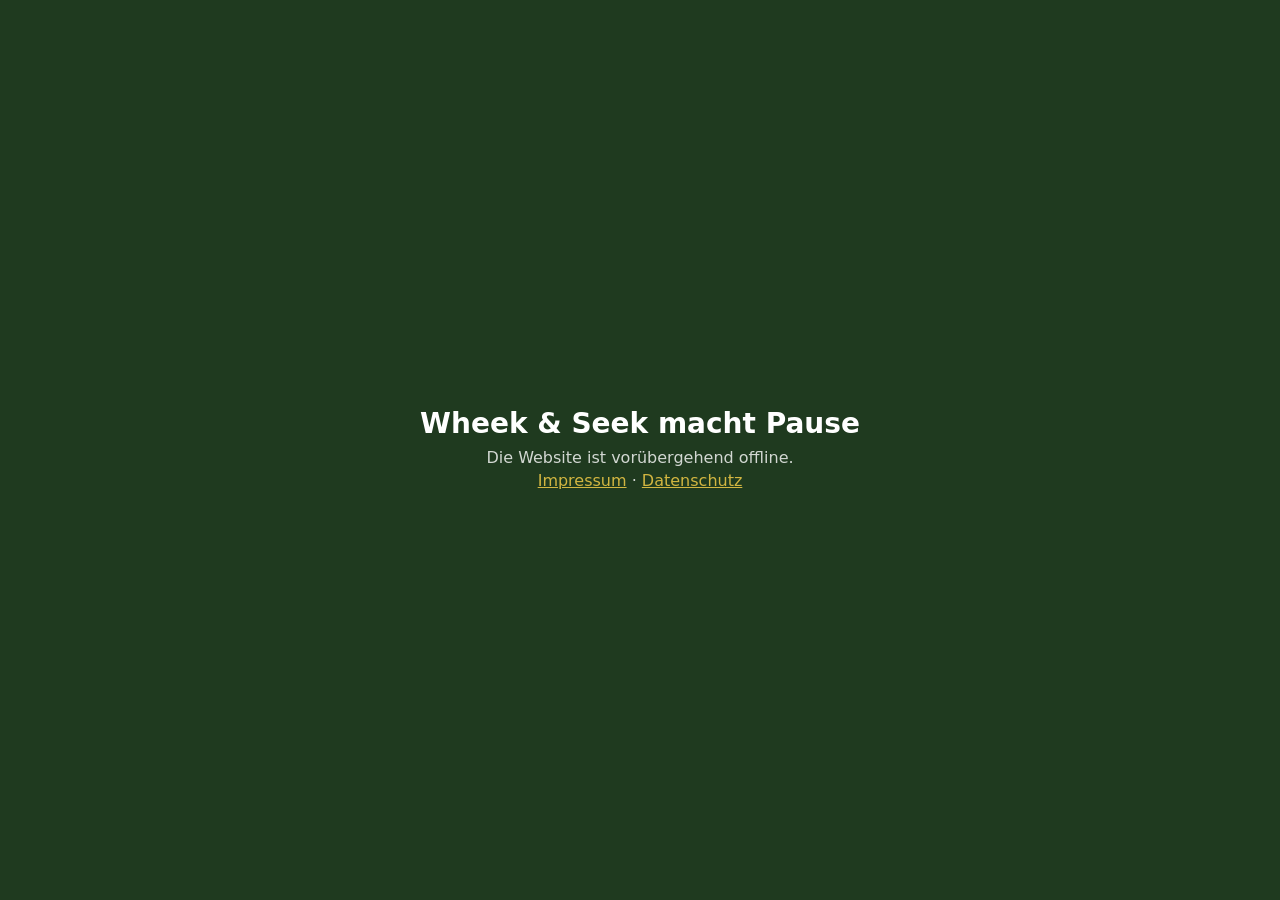
<file: index.html>
<!DOCTYPE html>
<html lang="de"><head><meta charset="utf-8"><meta name="viewport" content="width=device-width, initial-scale=1"><meta name="robots" content="noindex"><title>Wheek &amp; Seek – Pause</title>
<style>body{margin:0;min-height:100vh;display:flex;align-items:center;justify-content:center;background:#1f3a1f;color:#fff;font-family:system-ui,sans-serif;text-align:center}main{padding:24px}h1{font-size:28px;margin:0 0 8px}p{opacity:.8;margin:4px 0}a{color:#ffd54a}</style></head>
<body><main><h1>Wheek &amp; Seek macht Pause</h1><p>Die Website ist vorübergehend offline.</p><p><a href="impressum.html">Impressum</a> · <a href="datenschutz.html">Datenschutz</a></p></main></body></html>
</file>
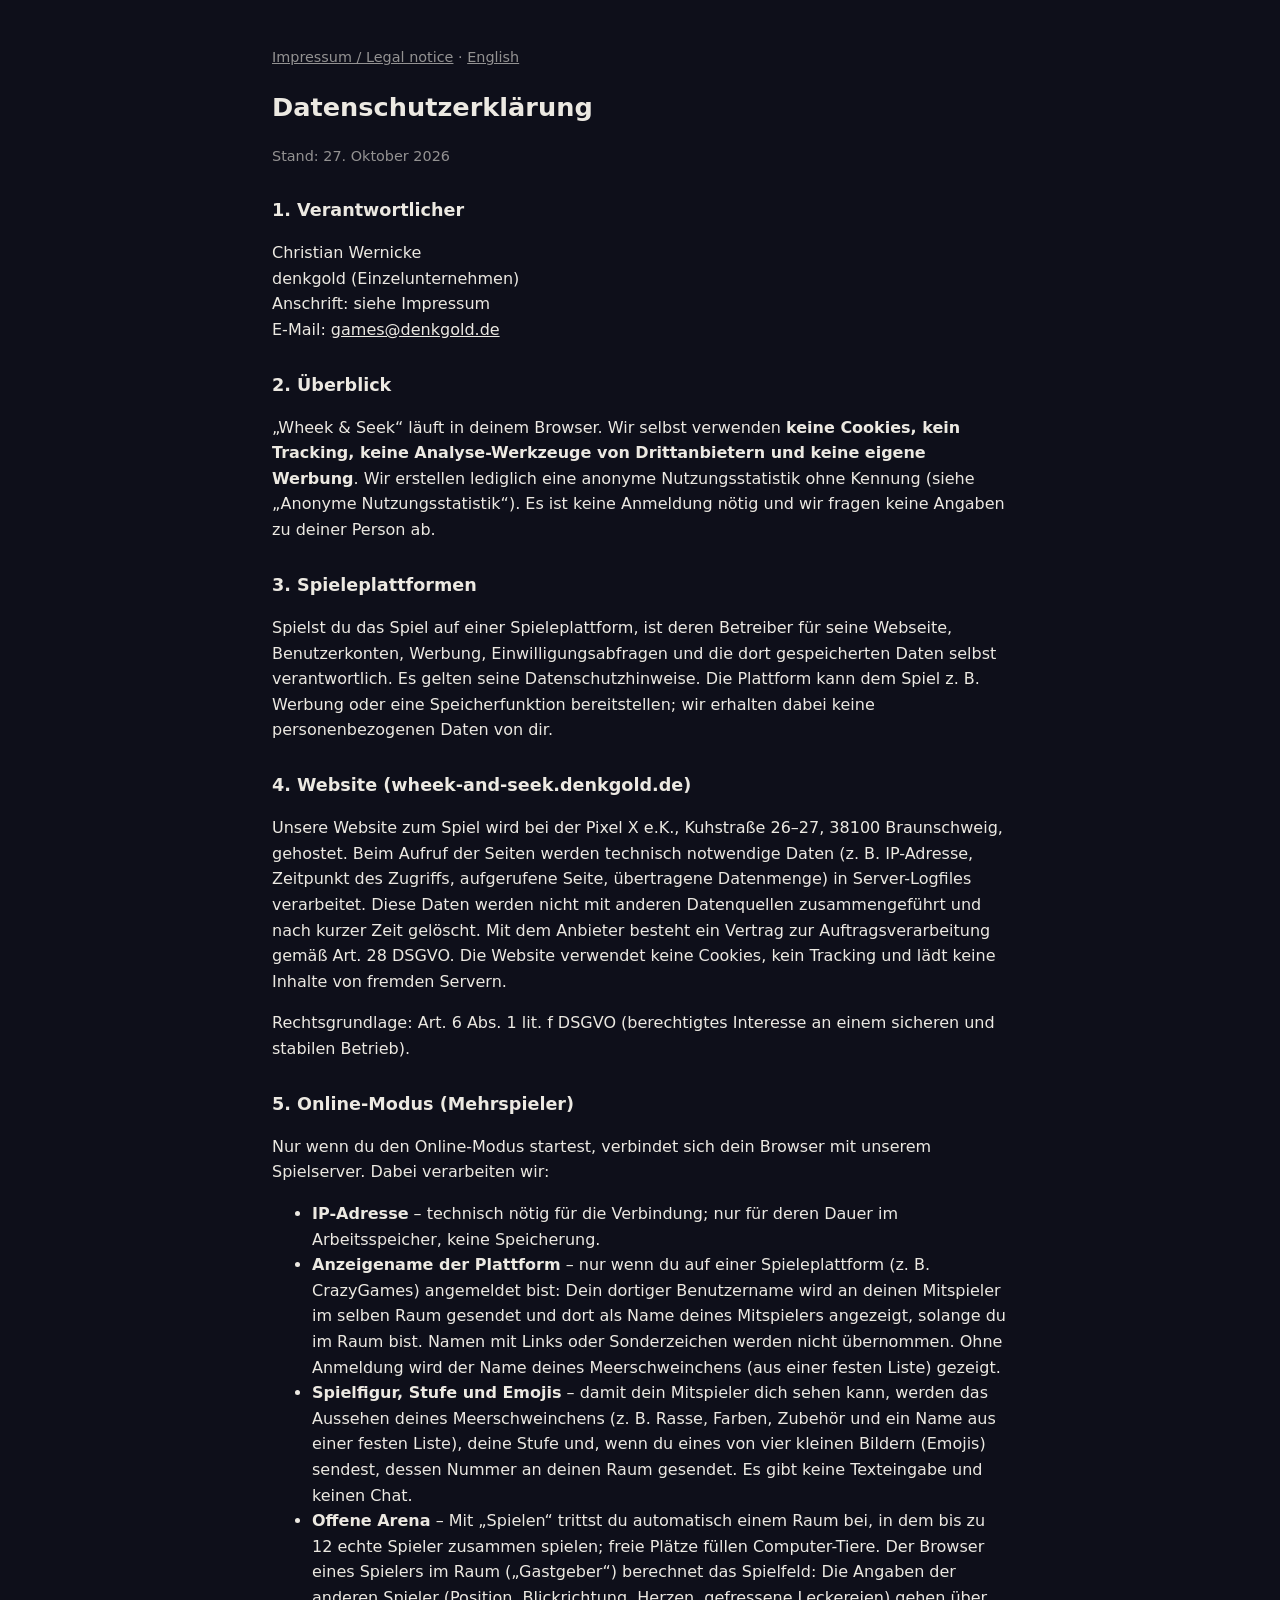
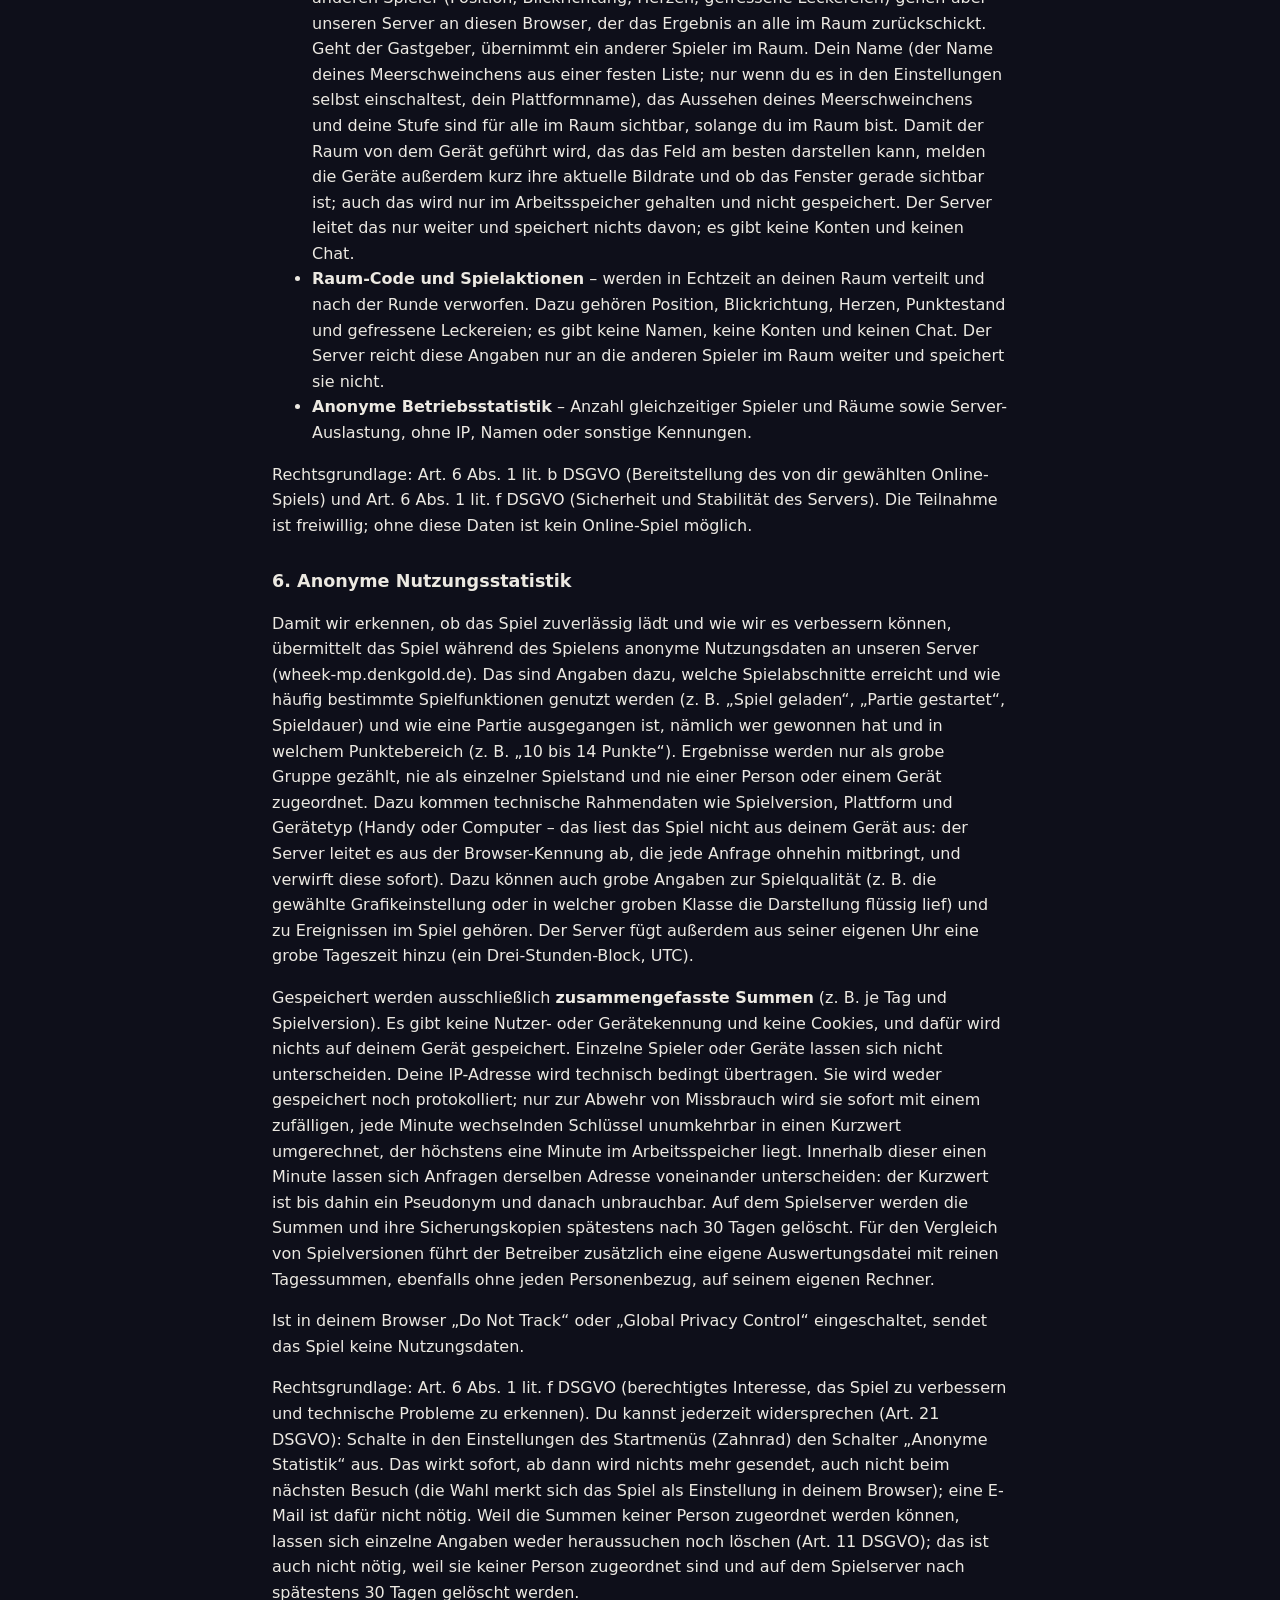
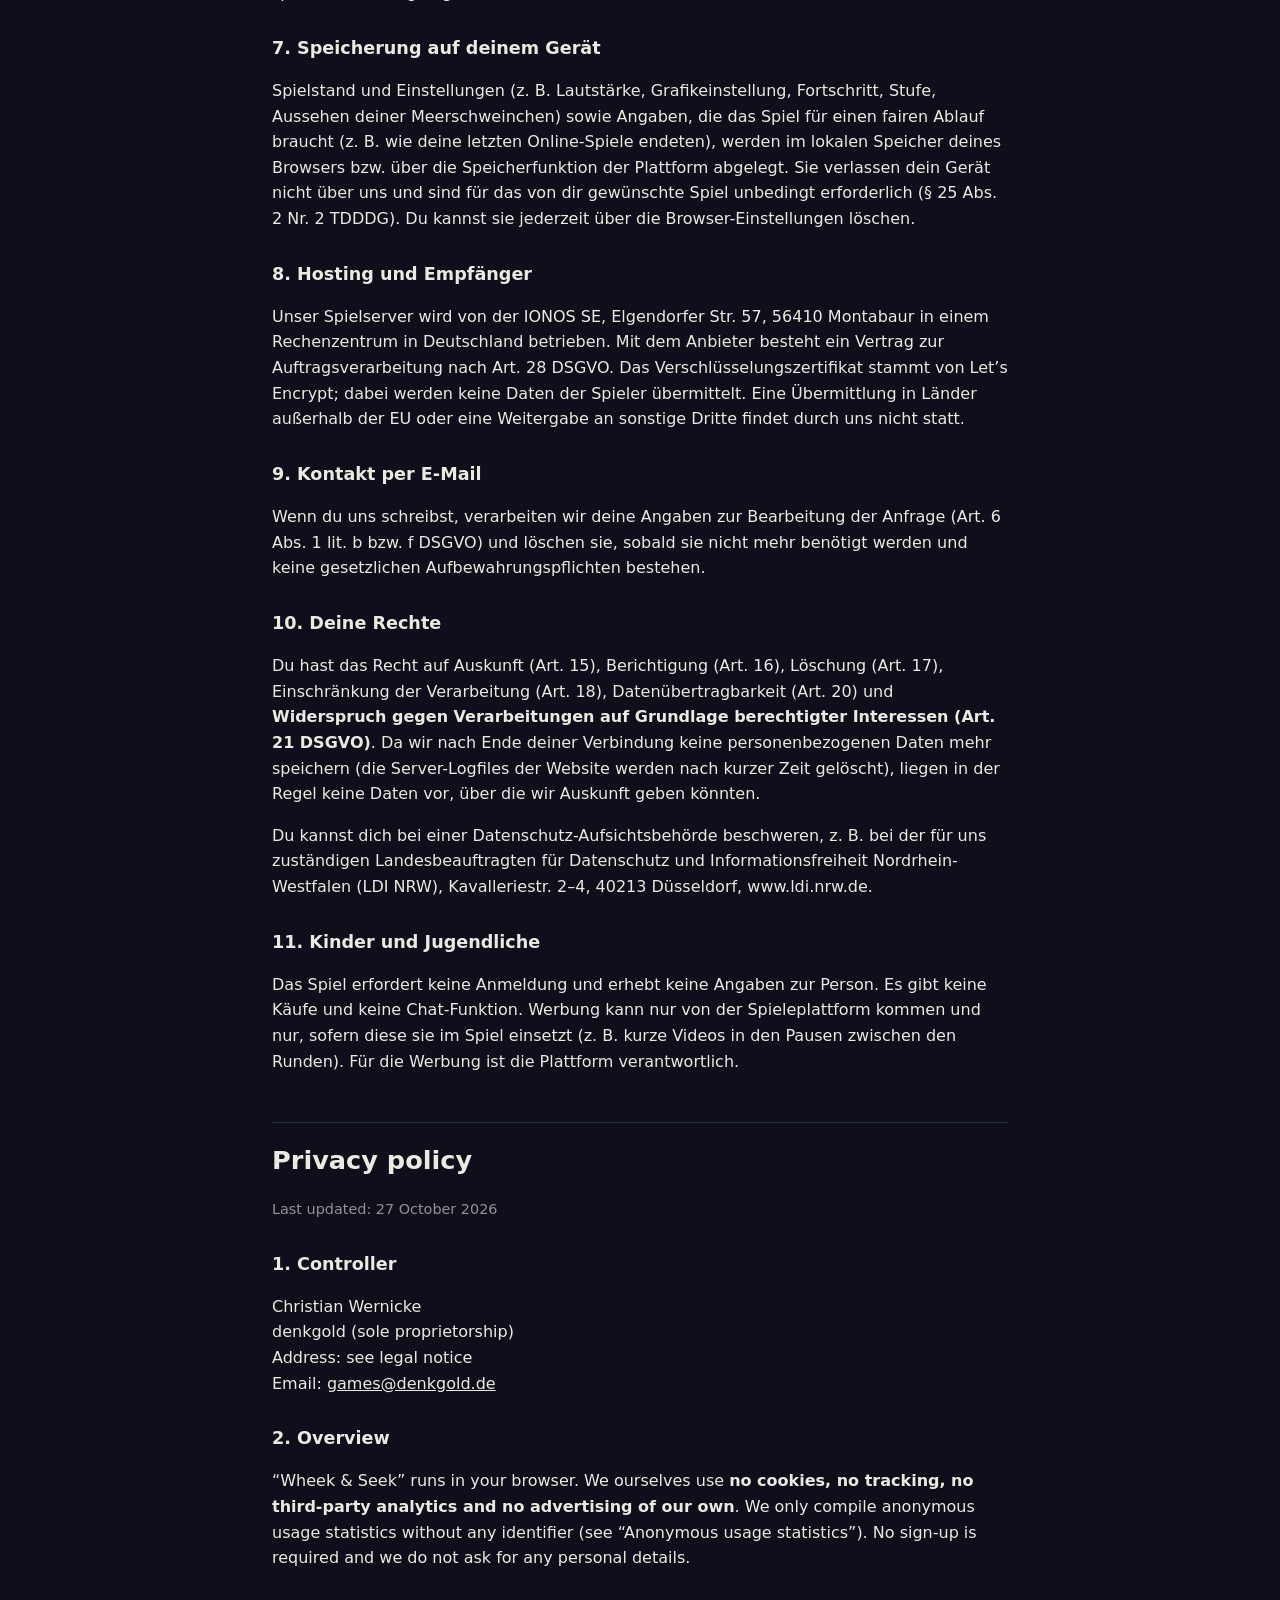
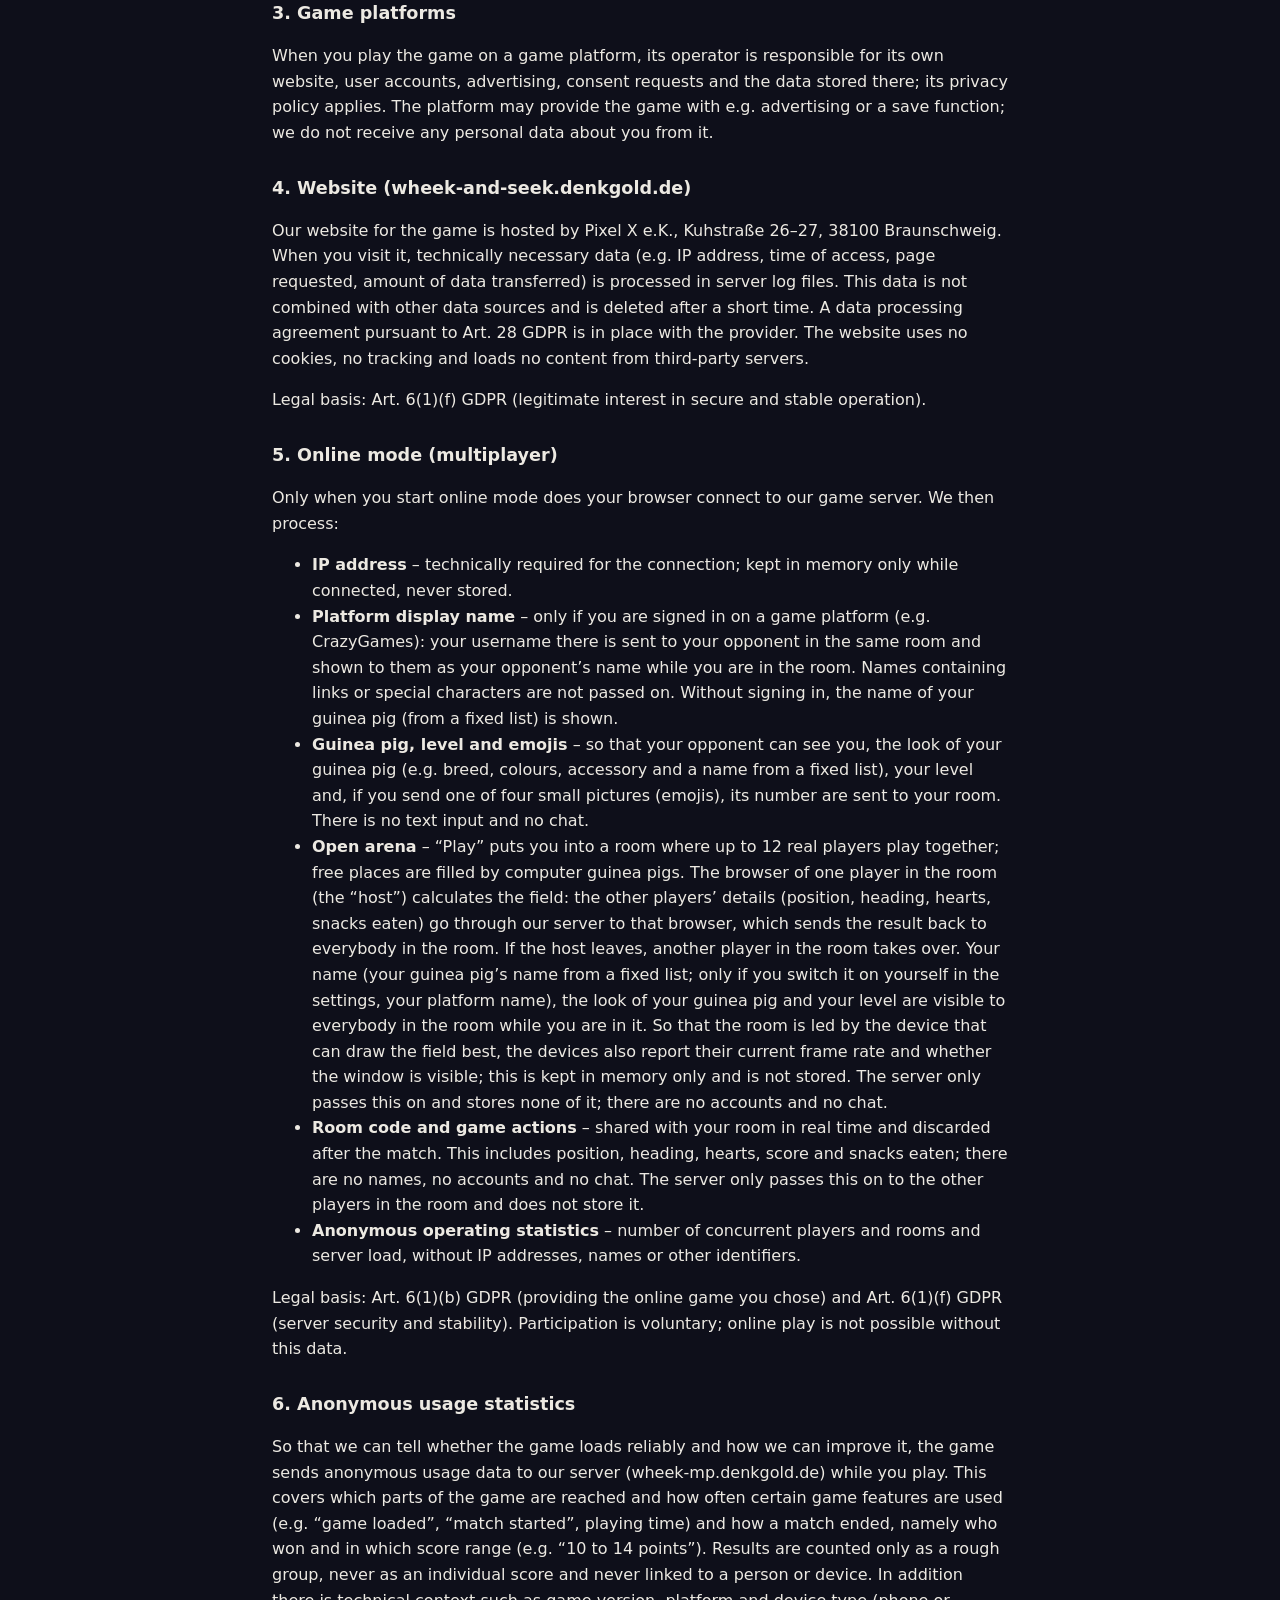
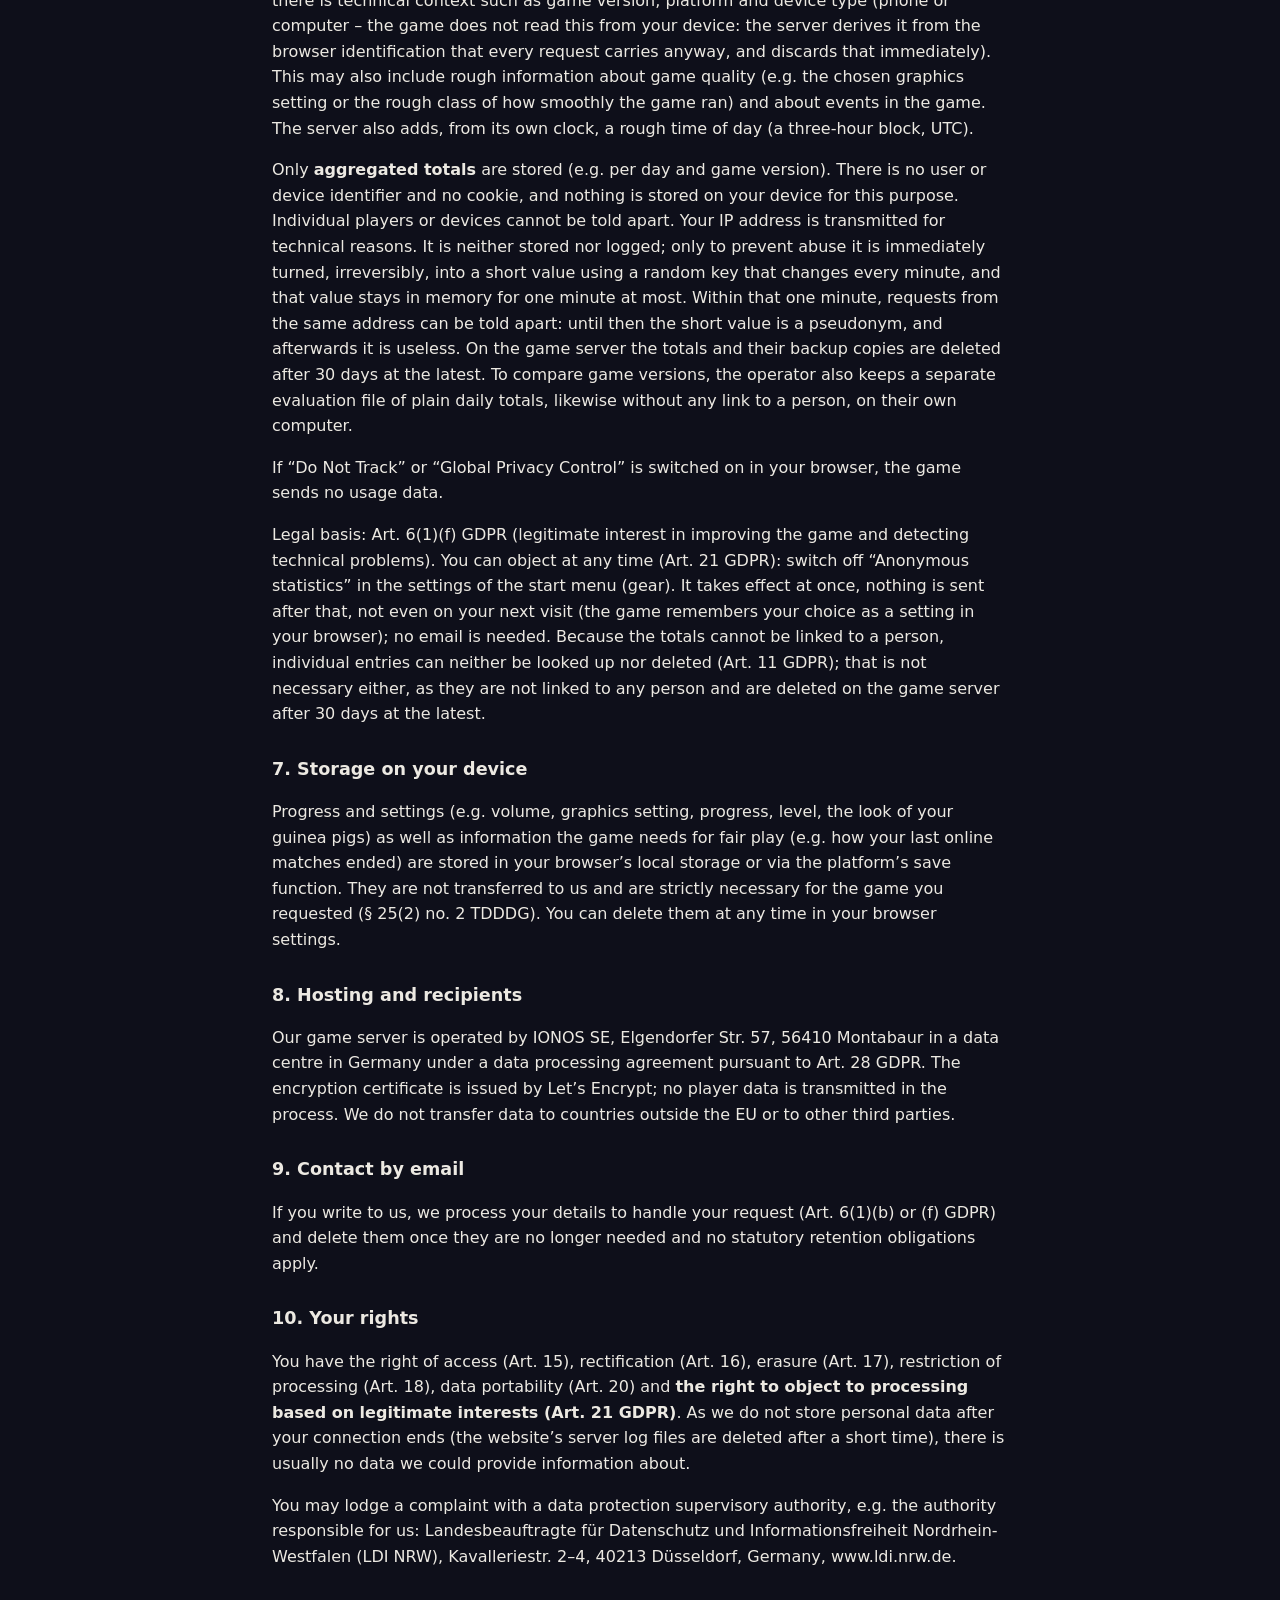
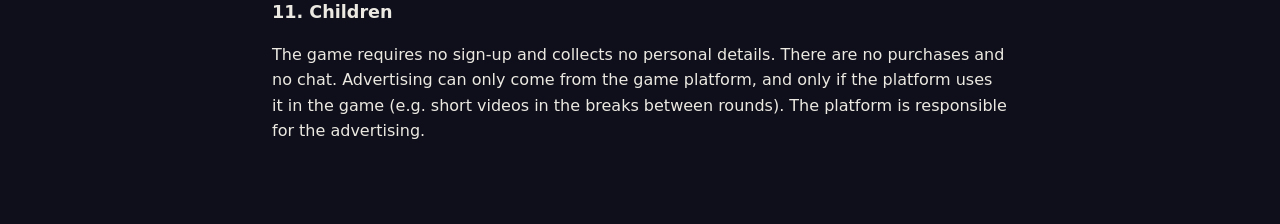
<file: datenschutz.html>
<!doctype html>
<html lang="de"><head><meta charset="utf-8"><meta name="viewport" content="width=device-width, initial-scale=1"><meta name="robots" content="noindex"><title>Datenschutzerklärung / Privacy policy · Wheek &amp; Seek</title><style>body{margin:0;background:#0e0f1a;color:#ece9e2;font:16px/1.6 system-ui,sans-serif}main{max-width:46em;margin:0 auto;padding:2em 1.2em 4em}h1{font-size:1.6em}h2{font-size:1.1em;margin-top:1.6em}a{color:inherit}.dl-muted{opacity:.6;font-size:.9em}hr{border:0;border-top:1px solid #2a2b3a;margin:3em 0 1em}</style></head><body><main><p class="dl-muted"><a href="impressum.html">Impressum / Legal notice</a> · <a href="#en">English</a></p><h1>Datenschutzerklärung</h1><p class="dl-muted">Stand: 27. Oktober 2026</p><h2>1. Verantwortlicher</h2><p>Christian Wernicke<br>denkgold (Einzelunternehmen)<br>Anschrift: siehe Impressum<br>E-Mail: <a href="mailto:games@denkgold.de">games@denkgold.de</a></p><h2>2. Überblick</h2><p>„Wheek &amp; Seek“ läuft in deinem Browser. Wir selbst verwenden <b>keine Cookies, kein Tracking, keine Analyse-Werkzeuge von Drittanbietern und keine eigene Werbung</b>. Wir erstellen lediglich eine anonyme Nutzungsstatistik ohne Kennung (siehe „Anonyme Nutzungsstatistik“). Es ist keine Anmeldung nötig und wir fragen keine Angaben zu deiner Person ab.</p><h2>3. Spieleplattformen</h2><p>Spielst du das Spiel auf einer Spieleplattform, ist deren Betreiber für seine Webseite, Benutzerkonten, Werbung, Einwilligungsabfragen und die dort gespeicherten Daten selbst verantwortlich. Es gelten seine Datenschutzhinweise. Die Plattform kann dem Spiel z. B. Werbung oder eine Speicherfunktion bereitstellen; wir erhalten dabei keine personenbezogenen Daten von dir.</p><h2>4. Website (wheek-and-seek.denkgold.de)</h2><p>Unsere Website zum Spiel wird bei der Pixel X e.K., Kuhstraße 26–27, 38100 Braunschweig, gehostet. Beim Aufruf der Seiten werden technisch notwendige Daten (z. B. IP-Adresse, Zeitpunkt des Zugriffs, aufgerufene Seite, übertragene Datenmenge) in Server-Logfiles verarbeitet. Diese Daten werden nicht mit anderen Datenquellen zusammengeführt und nach kurzer Zeit gelöscht. Mit dem Anbieter besteht ein Vertrag zur Auftragsverarbeitung gemäß Art. 28 DSGVO. Die Website verwendet keine Cookies, kein Tracking und lädt keine Inhalte von fremden Servern.</p><p>Rechtsgrundlage: Art. 6 Abs. 1 lit. f DSGVO (berechtigtes Interesse an einem sicheren und stabilen Betrieb).</p><h2>5. Online-Modus (Mehrspieler)</h2><p>Nur wenn du den Online-Modus startest, verbindet sich dein Browser mit unserem Spielserver. Dabei verarbeiten wir:</p><ul><li><b>IP-Adresse</b> – technisch nötig für die Verbindung; nur für deren Dauer im Arbeitsspeicher, keine Speicherung.</li><li><b>Anzeigename der Plattform</b> – nur wenn du auf einer Spieleplattform (z. B. CrazyGames) angemeldet bist: Dein dortiger Benutzername wird an deinen Mitspieler im selben Raum gesendet und dort als Name deines Mitspielers angezeigt, solange du im Raum bist. Namen mit Links oder Sonderzeichen werden nicht übernommen. Ohne Anmeldung wird der Name deines Meerschweinchens (aus einer festen Liste) gezeigt.</li><li><b>Spielfigur, Stufe und Emojis</b> – damit dein Mitspieler dich sehen kann, werden das Aussehen deines Meerschweinchens (z. B. Rasse, Farben, Zubehör und ein Name aus einer festen Liste), deine Stufe und, wenn du eines von vier kleinen Bildern (Emojis) sendest, dessen Nummer an deinen Raum gesendet. Es gibt keine Texteingabe und keinen Chat.</li><li><b>Offene Arena</b> – Mit „Spielen“ trittst du automatisch einem Raum bei, in dem bis zu 12 echte Spieler zusammen spielen; freie Plätze füllen Computer-Tiere. Der Browser eines Spielers im Raum („Gastgeber“) berechnet das Spielfeld: Die Angaben der anderen Spieler (Position, Blickrichtung, Herzen, gefressene Leckereien) gehen über unseren Server an diesen Browser, der das Ergebnis an alle im Raum zurückschickt. Geht der Gastgeber, übernimmt ein anderer Spieler im Raum. Dein Name (der Name deines Meerschweinchens aus einer festen Liste; nur wenn du es in den Einstellungen selbst einschaltest, dein Plattformname), das Aussehen deines Meerschweinchens und deine Stufe sind für alle im Raum sichtbar, solange du im Raum bist. Damit der Raum von dem Gerät geführt wird, das das Feld am besten darstellen kann, melden die Geräte außerdem kurz ihre aktuelle Bildrate und ob das Fenster gerade sichtbar ist; auch das wird nur im Arbeitsspeicher gehalten und nicht gespeichert. Der Server leitet das nur weiter und speichert nichts davon; es gibt keine Konten und keinen Chat.</li><li><b>Raum-Code und Spielaktionen</b> – werden in Echtzeit an deinen Raum verteilt und nach der Runde verworfen. Dazu gehören Position, Blickrichtung, Herzen, Punktestand und gefressene Leckereien; es gibt keine Namen, keine Konten und keinen Chat. Der Server reicht diese Angaben nur an die anderen Spieler im Raum weiter und speichert sie nicht.</li><li><b>Anonyme Betriebsstatistik</b> – Anzahl gleichzeitiger Spieler und Räume sowie Server-Auslastung, ohne IP, Namen oder sonstige Kennungen.</li></ul><p>Rechtsgrundlage: Art. 6 Abs. 1 lit. b DSGVO (Bereitstellung des von dir gewählten Online-Spiels) und Art. 6 Abs. 1 lit. f DSGVO (Sicherheit und Stabilität des Servers). Die Teilnahme ist freiwillig; ohne diese Daten ist kein Online-Spiel möglich.</p><h2>6. Anonyme Nutzungsstatistik</h2><p>Damit wir erkennen, ob das Spiel zuverlässig lädt und wie wir es verbessern können, übermittelt das Spiel während des Spielens anonyme Nutzungsdaten an unseren Server (wheek-mp.denkgold.de). Das sind Angaben dazu, welche Spielabschnitte erreicht und wie häufig bestimmte Spielfunktionen genutzt werden (z. B. „Spiel geladen“, „Partie gestartet“, Spieldauer) und wie eine Partie ausgegangen ist, nämlich wer gewonnen hat und in welchem Punktebereich (z. B. „10 bis 14 Punkte“). Ergebnisse werden nur als grobe Gruppe gezählt, nie als einzelner Spielstand und nie einer Person oder einem Gerät zugeordnet. Dazu kommen technische Rahmendaten wie Spielversion, Plattform und Gerätetyp (Handy oder Computer – das liest das Spiel nicht aus deinem Gerät aus: der Server leitet es aus der Browser-Kennung ab, die jede Anfrage ohnehin mitbringt, und verwirft diese sofort). Dazu können auch grobe Angaben zur Spielqualität (z. B. die gewählte Grafikeinstellung oder in welcher groben Klasse die Darstellung flüssig lief) und zu Ereignissen im Spiel gehören. Der Server fügt außerdem aus seiner eigenen Uhr eine grobe Tageszeit hinzu (ein Drei-Stunden-Block, UTC).</p><p>Gespeichert werden ausschließlich <b>zusammengefasste Summen</b> (z. B. je Tag und Spielversion). Es gibt keine Nutzer- oder Gerätekennung und keine Cookies, und dafür wird nichts auf deinem Gerät gespeichert. Einzelne Spieler oder Geräte lassen sich nicht unterscheiden. Deine IP-Adresse wird technisch bedingt übertragen. Sie wird weder gespeichert noch protokolliert; nur zur Abwehr von Missbrauch wird sie sofort mit einem zufälligen, jede Minute wechselnden Schlüssel unumkehrbar in einen Kurzwert umgerechnet, der höchstens eine Minute im Arbeitsspeicher liegt. Innerhalb dieser einen Minute lassen sich Anfragen derselben Adresse voneinander unterscheiden: der Kurzwert ist bis dahin ein Pseudonym und danach unbrauchbar. Auf dem Spielserver werden die Summen und ihre Sicherungskopien spätestens nach 30 Tagen gelöscht. Für den Vergleich von Spielversionen führt der Betreiber zusätzlich eine eigene Auswertungsdatei mit reinen Tagessummen, ebenfalls ohne jeden Personenbezug, auf seinem eigenen Rechner.</p><p>Ist in deinem Browser „Do Not Track“ oder „Global Privacy Control“ eingeschaltet, sendet das Spiel keine Nutzungsdaten.</p><p>Rechtsgrundlage: Art. 6 Abs. 1 lit. f DSGVO (berechtigtes Interesse, das Spiel zu verbessern und technische Probleme zu erkennen). Du kannst jederzeit widersprechen (Art. 21 DSGVO): Schalte in den Einstellungen des Startmenüs (Zahnrad) den Schalter „Anonyme Statistik“ aus. Das wirkt sofort, ab dann wird nichts mehr gesendet, auch nicht beim nächsten Besuch (die Wahl merkt sich das Spiel als Einstellung in deinem Browser); eine E-Mail ist dafür nicht nötig. Weil die Summen keiner Person zugeordnet werden können, lassen sich einzelne Angaben weder heraussuchen noch löschen (Art. 11 DSGVO); das ist auch nicht nötig, weil sie keiner Person zugeordnet sind und auf dem Spielserver nach spätestens 30 Tagen gelöscht werden.</p><h2>7. Speicherung auf deinem Gerät</h2><p>Spielstand und Einstellungen (z. B. Lautstärke, Grafikeinstellung, Fortschritt, Stufe, Aussehen deiner Meerschweinchen) sowie Angaben, die das Spiel für einen fairen Ablauf braucht (z. B. wie deine letzten Online-Spiele endeten), werden im lokalen Speicher deines Browsers bzw. über die Speicherfunktion der Plattform abgelegt. Sie verlassen dein Gerät nicht über uns und sind für das von dir gewünschte Spiel unbedingt erforderlich (§ 25 Abs. 2 Nr. 2 TDDDG). Du kannst sie jederzeit über die Browser-Einstellungen löschen.</p><h2>8. Hosting und Empfänger</h2><p>Unser Spielserver wird von der IONOS SE, Elgendorfer Str. 57, 56410 Montabaur in einem Rechenzentrum in Deutschland betrieben. Mit dem Anbieter besteht ein Vertrag zur Auftragsverarbeitung nach Art. 28 DSGVO. Das Verschlüsselungszertifikat stammt von Let’s Encrypt; dabei werden keine Daten der Spieler übermittelt. Eine Übermittlung in Länder außerhalb der EU oder eine Weitergabe an sonstige Dritte findet durch uns nicht statt.</p><h2>9. Kontakt per E-Mail</h2><p>Wenn du uns schreibst, verarbeiten wir deine Angaben zur Bearbeitung der Anfrage (Art. 6 Abs. 1 lit. b bzw. f DSGVO) und löschen sie, sobald sie nicht mehr benötigt werden und keine gesetzlichen Aufbewahrungspflichten bestehen.</p><h2>10. Deine Rechte</h2><p>Du hast das Recht auf Auskunft (Art. 15), Berichtigung (Art. 16), Löschung (Art. 17), Einschränkung der Verarbeitung (Art. 18), Datenübertragbarkeit (Art. 20) und <b>Widerspruch gegen Verarbeitungen auf Grundlage berechtigter Interessen (Art. 21 DSGVO)</b>. Da wir nach Ende deiner Verbindung keine personenbezogenen Daten mehr speichern (die Server-Logfiles der Website werden nach kurzer Zeit gelöscht), liegen in der Regel keine Daten vor, über die wir Auskunft geben könnten.</p><p>Du kannst dich bei einer Datenschutz-Aufsichtsbehörde beschweren, z. B. bei der für uns zuständigen Landesbeauftragten für Datenschutz und Informationsfreiheit Nordrhein-Westfalen (LDI NRW), Kavalleriestr. 2–4, 40213 Düsseldorf, www.ldi.nrw.de.</p><h2>11. Kinder und Jugendliche</h2><p>Das Spiel erfordert keine Anmeldung und erhebt keine Angaben zur Person. Es gibt keine Käufe und keine Chat-Funktion. Werbung kann nur von der Spieleplattform kommen und nur, sofern diese sie im Spiel einsetzt (z. B. kurze Videos in den Pausen zwischen den Runden). Für die Werbung ist die Plattform verantwortlich.</p><hr><h1 id="en">Privacy policy</h1><p class="dl-muted">Last updated: 27 October 2026</p><h2>1. Controller</h2><p>Christian Wernicke<br>denkgold (sole proprietorship)<br>Address: see legal notice<br>Email: <a href="mailto:games@denkgold.de">games@denkgold.de</a></p><h2>2. Overview</h2><p>“Wheek &amp; Seek” runs in your browser. We ourselves use <b>no cookies, no tracking, no third-party analytics and no advertising of our own</b>. We only compile anonymous usage statistics without any identifier (see “Anonymous usage statistics”). No sign-up is required and we do not ask for any personal details.</p><h2>3. Game platforms</h2><p>When you play the game on a game platform, its operator is responsible for its own website, user accounts, advertising, consent requests and the data stored there; its privacy policy applies. The platform may provide the game with e.g. advertising or a save function; we do not receive any personal data about you from it.</p><h2>4. Website (wheek-and-seek.denkgold.de)</h2><p>Our website for the game is hosted by Pixel X e.K., Kuhstraße 26–27, 38100 Braunschweig. When you visit it, technically necessary data (e.g. IP address, time of access, page requested, amount of data transferred) is processed in server log files. This data is not combined with other data sources and is deleted after a short time. A data processing agreement pursuant to Art. 28 GDPR is in place with the provider. The website uses no cookies, no tracking and loads no content from third-party servers.</p><p>Legal basis: Art. 6(1)(f) GDPR (legitimate interest in secure and stable operation).</p><h2>5. Online mode (multiplayer)</h2><p>Only when you start online mode does your browser connect to our game server. We then process:</p><ul><li><b>IP address</b> – technically required for the connection; kept in memory only while connected, never stored.</li><li><b>Platform display name</b> – only if you are signed in on a game platform (e.g. CrazyGames): your username there is sent to your opponent in the same room and shown to them as your opponent’s name while you are in the room. Names containing links or special characters are not passed on. Without signing in, the name of your guinea pig (from a fixed list) is shown.</li><li><b>Guinea pig, level and emojis</b> – so that your opponent can see you, the look of your guinea pig (e.g. breed, colours, accessory and a name from a fixed list), your level and, if you send one of four small pictures (emojis), its number are sent to your room. There is no text input and no chat.</li><li><b>Open arena</b> – “Play” puts you into a room where up to 12 real players play together; free places are filled by computer guinea pigs. The browser of one player in the room (the “host”) calculates the field: the other players’ details (position, heading, hearts, snacks eaten) go through our server to that browser, which sends the result back to everybody in the room. If the host leaves, another player in the room takes over. Your name (your guinea pig’s name from a fixed list; only if you switch it on yourself in the settings, your platform name), the look of your guinea pig and your level are visible to everybody in the room while you are in it. So that the room is led by the device that can draw the field best, the devices also report their current frame rate and whether the window is visible; this is kept in memory only and is not stored. The server only passes this on and stores none of it; there are no accounts and no chat.</li><li><b>Room code and game actions</b> – shared with your room in real time and discarded after the match. This includes position, heading, hearts, score and snacks eaten; there are no names, no accounts and no chat. The server only passes this on to the other players in the room and does not store it.</li><li><b>Anonymous operating statistics</b> – number of concurrent players and rooms and server load, without IP addresses, names or other identifiers.</li></ul><p>Legal basis: Art. 6(1)(b) GDPR (providing the online game you chose) and Art. 6(1)(f) GDPR (server security and stability). Participation is voluntary; online play is not possible without this data.</p><h2>6. Anonymous usage statistics</h2><p>So that we can tell whether the game loads reliably and how we can improve it, the game sends anonymous usage data to our server (wheek-mp.denkgold.de) while you play. This covers which parts of the game are reached and how often certain game features are used (e.g. “game loaded”, “match started”, playing time) and how a match ended, namely who won and in which score range (e.g. “10 to 14 points”). Results are counted only as a rough group, never as an individual score and never linked to a person or device. In addition there is technical context such as game version, platform and device type (phone or computer – the game does not read this from your device: the server derives it from the browser identification that every request carries anyway, and discards that immediately). This may also include rough information about game quality (e.g. the chosen graphics setting or the rough class of how smoothly the game ran) and about events in the game. The server also adds, from its own clock, a rough time of day (a three-hour block, UTC).</p><p>Only <b>aggregated totals</b> are stored (e.g. per day and game version). There is no user or device identifier and no cookie, and nothing is stored on your device for this purpose. Individual players or devices cannot be told apart. Your IP address is transmitted for technical reasons. It is neither stored nor logged; only to prevent abuse it is immediately turned, irreversibly, into a short value using a random key that changes every minute, and that value stays in memory for one minute at most. Within that one minute, requests from the same address can be told apart: until then the short value is a pseudonym, and afterwards it is useless. On the game server the totals and their backup copies are deleted after 30 days at the latest. To compare game versions, the operator also keeps a separate evaluation file of plain daily totals, likewise without any link to a person, on their own computer.</p><p>If “Do Not Track” or “Global Privacy Control” is switched on in your browser, the game sends no usage data.</p><p>Legal basis: Art. 6(1)(f) GDPR (legitimate interest in improving the game and detecting technical problems). You can object at any time (Art. 21 GDPR): switch off “Anonymous statistics” in the settings of the start menu (gear). It takes effect at once, nothing is sent after that, not even on your next visit (the game remembers your choice as a setting in your browser); no email is needed. Because the totals cannot be linked to a person, individual entries can neither be looked up nor deleted (Art. 11 GDPR); that is not necessary either, as they are not linked to any person and are deleted on the game server after 30 days at the latest.</p><h2>7. Storage on your device</h2><p>Progress and settings (e.g. volume, graphics setting, progress, level, the look of your guinea pigs) as well as information the game needs for fair play (e.g. how your last online matches ended) are stored in your browser’s local storage or via the platform’s save function. They are not transferred to us and are strictly necessary for the game you requested (§ 25(2) no. 2 TDDDG). You can delete them at any time in your browser settings.</p><h2>8. Hosting and recipients</h2><p>Our game server is operated by IONOS SE, Elgendorfer Str. 57, 56410 Montabaur in a data centre in Germany under a data processing agreement pursuant to Art. 28 GDPR. The encryption certificate is issued by Let’s Encrypt; no player data is transmitted in the process. We do not transfer data to countries outside the EU or to other third parties.</p><h2>9. Contact by email</h2><p>If you write to us, we process your details to handle your request (Art. 6(1)(b) or (f) GDPR) and delete them once they are no longer needed and no statutory retention obligations apply.</p><h2>10. Your rights</h2><p>You have the right of access (Art. 15), rectification (Art. 16), erasure (Art. 17), restriction of processing (Art. 18), data portability (Art. 20) and <b>the right to object to processing based on legitimate interests (Art. 21 GDPR)</b>. As we do not store personal data after your connection ends (the website’s server log files are deleted after a short time), there is usually no data we could provide information about.</p><p>You may lodge a complaint with a data protection supervisory authority, e.g. the authority responsible for us: Landesbeauftragte für Datenschutz und Informationsfreiheit Nordrhein-Westfalen (LDI NRW), Kavalleriestr. 2–4, 40213 Düsseldorf, Germany, www.ldi.nrw.de.</p><h2>11. Children</h2><p>The game requires no sign-up and collects no personal details. There are no purchases and no chat. Advertising can only come from the game platform, and only if the platform uses it in the game (e.g. short videos in the breaks between rounds). The platform is responsible for the advertising.</p></main></body></html>
</file>
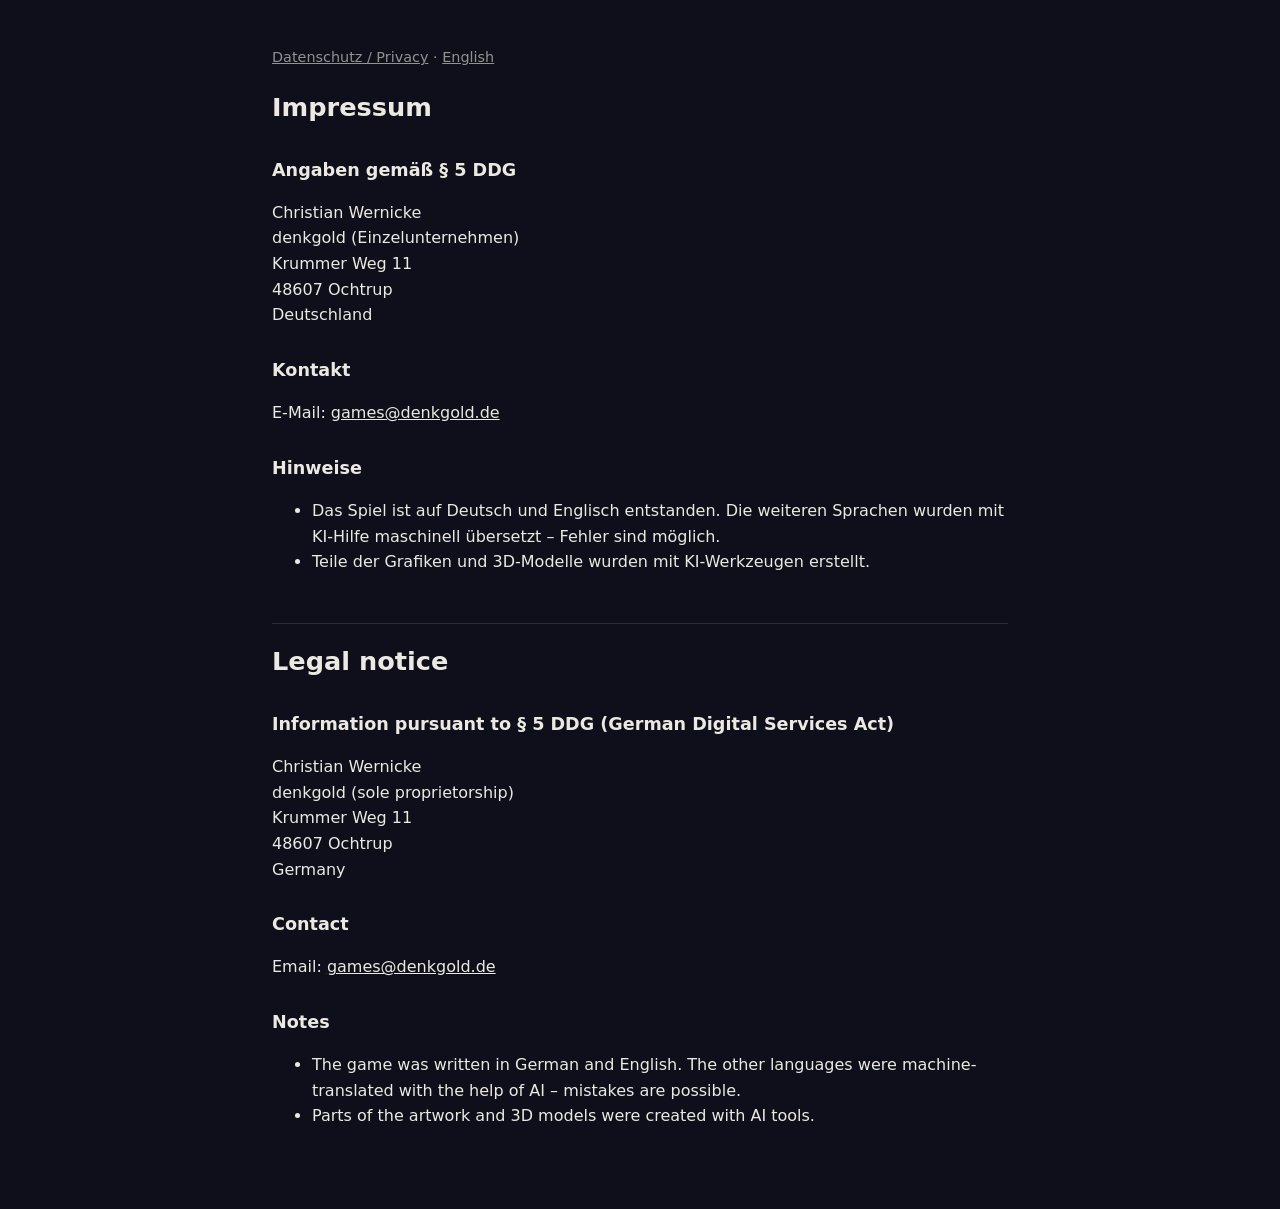
<file: impressum.html>
<!doctype html>
<html lang="de"><head><meta charset="utf-8"><meta name="viewport" content="width=device-width, initial-scale=1"><meta name="robots" content="noindex"><title>Impressum / Legal notice · Wheek &amp; Seek</title><style>body{margin:0;background:#0e0f1a;color:#ece9e2;font:16px/1.6 system-ui,sans-serif}main{max-width:46em;margin:0 auto;padding:2em 1.2em 4em}h1{font-size:1.6em}h2{font-size:1.1em;margin-top:1.6em}a{color:inherit}.dl-muted{opacity:.6;font-size:.9em}hr{border:0;border-top:1px solid #2a2b3a;margin:3em 0 1em}</style></head><body><main><p class="dl-muted"><a href="datenschutz.html">Datenschutz / Privacy</a> · <a href="#en">English</a></p><h1>Impressum</h1><h2>Angaben gemäß § 5 DDG</h2><p>Christian Wernicke<br>denkgold (Einzelunternehmen)<br>Krummer Weg 11<br>48607 Ochtrup<br>Deutschland</p><h2>Kontakt</h2><p>E-Mail: <a href="mailto:games@denkgold.de">games@denkgold.de</a></p><h2>Hinweise</h2><ul><li>Das Spiel ist auf Deutsch und Englisch entstanden. Die weiteren Sprachen wurden mit KI-Hilfe maschinell übersetzt – Fehler sind möglich.</li><li>Teile der Grafiken und 3D-Modelle wurden mit KI-Werkzeugen erstellt.</li></ul><hr><h1 id="en">Legal notice</h1><h2>Information pursuant to § 5 DDG (German Digital Services Act)</h2><p>Christian Wernicke<br>denkgold (sole proprietorship)<br>Krummer Weg 11<br>48607 Ochtrup<br>Germany</p><h2>Contact</h2><p>Email: <a href="mailto:games@denkgold.de">games@denkgold.de</a></p><h2>Notes</h2><ul><li>The game was written in German and English. The other languages were machine-translated with the help of AI – mistakes are possible.</li><li>Parts of the artwork and 3D models were created with AI tools.</li></ul></main></body></html>
</file>
